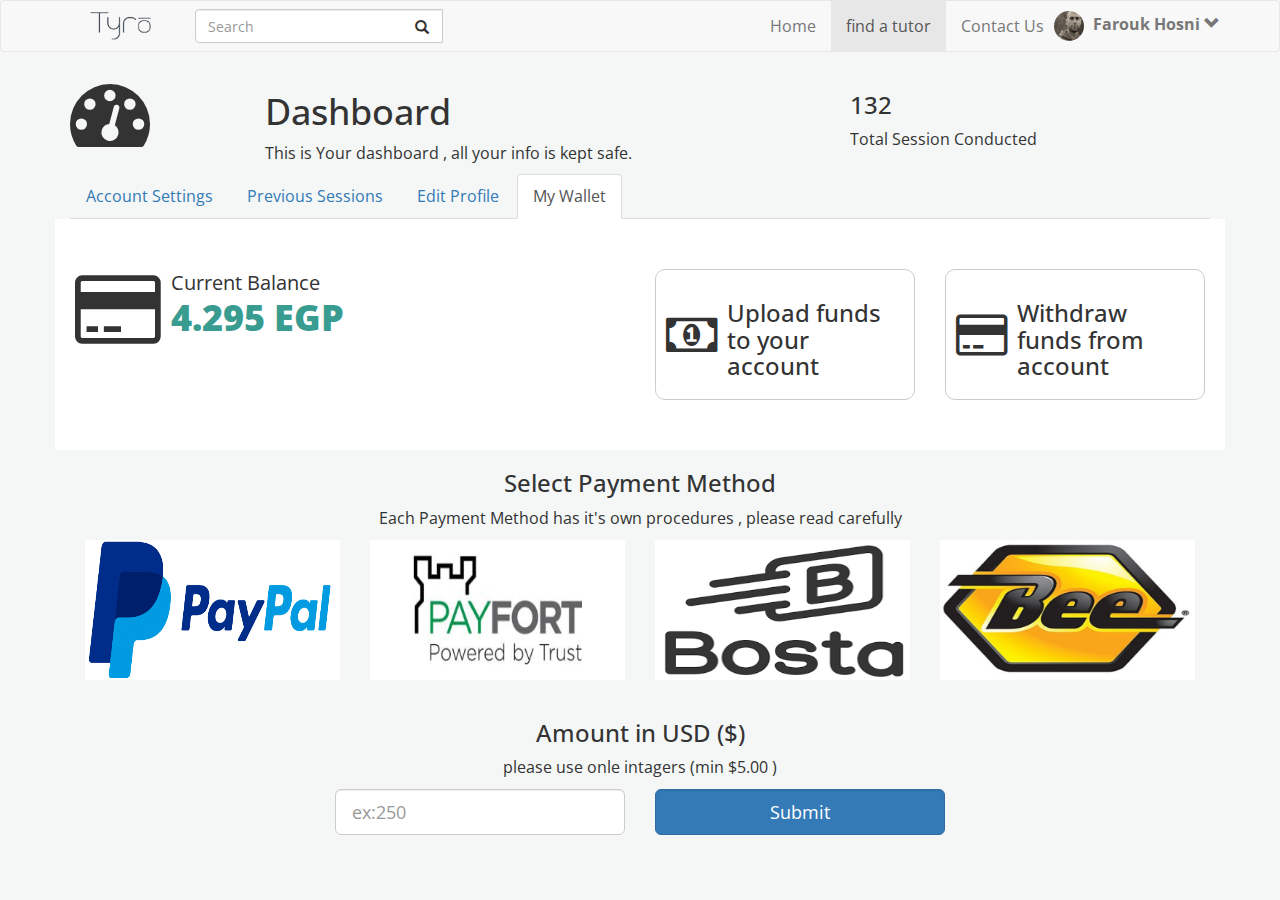
<file: index.html>
<html ng-app="payment">
    <head>
    <link href="https://fonts.googleapis.com/css?family=Open+Sans+Condensed:300" rel="stylesheet">
    <link href="https://fonts.googleapis.com/css?family=Quicksand" rel="stylesheet">

        <title>Tryp Payment</title>
        <meta charset="utf-8"> 
        <link rel="stylesheet" type="text/css" href="css/bootstrap.min.css">
        <link rel="stylesheet" href="css/font-awesome.min.css" >  
        <link rel="stylesheet" href="css/style.css" >  
    </head>
    <body >
	<nav-bar></nav-bar>
    <dash-board></dash-board>
    <div ui-view></div>
        
        <script src="lib/jquery-1.12.3.min.js"></script>
        <script src="lib/bootstrap.min.js"></script>
        <script src="lib/angular.js"></script>
        <script src="lib/angular-ui-router.js"></script>
        <script src="lib/angular-payments.min.js"></script>
        <script src="js/app.js"></script>
        <script src="js/navbar.directive.js"></script>
        <script src="js/dashboard.directive.js"></script>
    </body>

</html>
</file>
<file: css/style.css>
body{
    /*
	font-family:  "segoe ui light";*/
    font-family: 'Open Sans Condensed', sans-serif;
/*    font-family: 'Quicksand', sans-serif;
*/
	background-color: #f4f7f6;
	font-size: 16px;}
.logo{
    width:80px;
}

.profile{
    padding: 5px !important;
}
.profile img{
    width:40px;
    height:40px;
}

.input-group-btn:last-child>.btn, .input-group-btn:last-child>.btn-group {
    z-index: 2;
    margin-left: -40px;
}
.input-group-btn:last-child>.btn, .input-group-btn:last-child>.btn-group:hover ,
.input-group-btn:last-child>.btn, .input-group-btn:last-child>.btn-group:active ,
input-group-btn:last-child>.btn, .input-group-btn:last-child>.btn-group:focus ,
input-group-btn:last-child>.btn, .input-group-btn:last-child>.btn-group:visited {
background-color: transparent;
border: none;
}

.btn-default {
    color: #333;
    background-color: transparent;
    border:none;
}

.navbar-nav>li>a img {
    padding: 0px;
}


.navbar-content {
    width: 320px;
    padding: 15px;
    padding-bottom: 0px;
}
.profile-img{
    width: auto;
}

.navbar-form .input-group {
    width: 100%;
}
.wallets
{
	background-color: #fff;
	padding:50px 20px;
}
.wallets .media p
{
		font-size: 20px;
		margin: 0;
}
.wallets h1
{
	color: #389c90;
	font-weight: 900;
	margin:0;
}
.wallets .brdr:hover
{
	border:solid 1px #389c90;
	color: #389c90;
}
.brdr
{
	border:solid 1px #ccc;
	padding: 10px;
	border-radius: 10px;
}
.media-left{
        vertical-align: middle;
}
.profile span h6{
    margin: 0px;
}
.search-cls{
    padding: 0px;
    margin-left: 15px;
}

.methods .img-responsive
{
	width:100%;
	height: 140px;
    margin-bottom: 20px;
}
.payment-input
{
	width: 35%;
	margin: auto;
	}
.payment-input .form-control
{
	width: 50%;
	display: inline-block;
	height: 45px;
}
.payment-input .btn-primary
{
	background-color: #08275C;
	border-color: #08275C;
	padding: 11px 65px;	
	border-radius: 0px;
}

.methods .img-responsive:hover{
	border:solid 1px #389c90;
	color: #389c90;
}

form div label{
    float: left;
}
</file>
